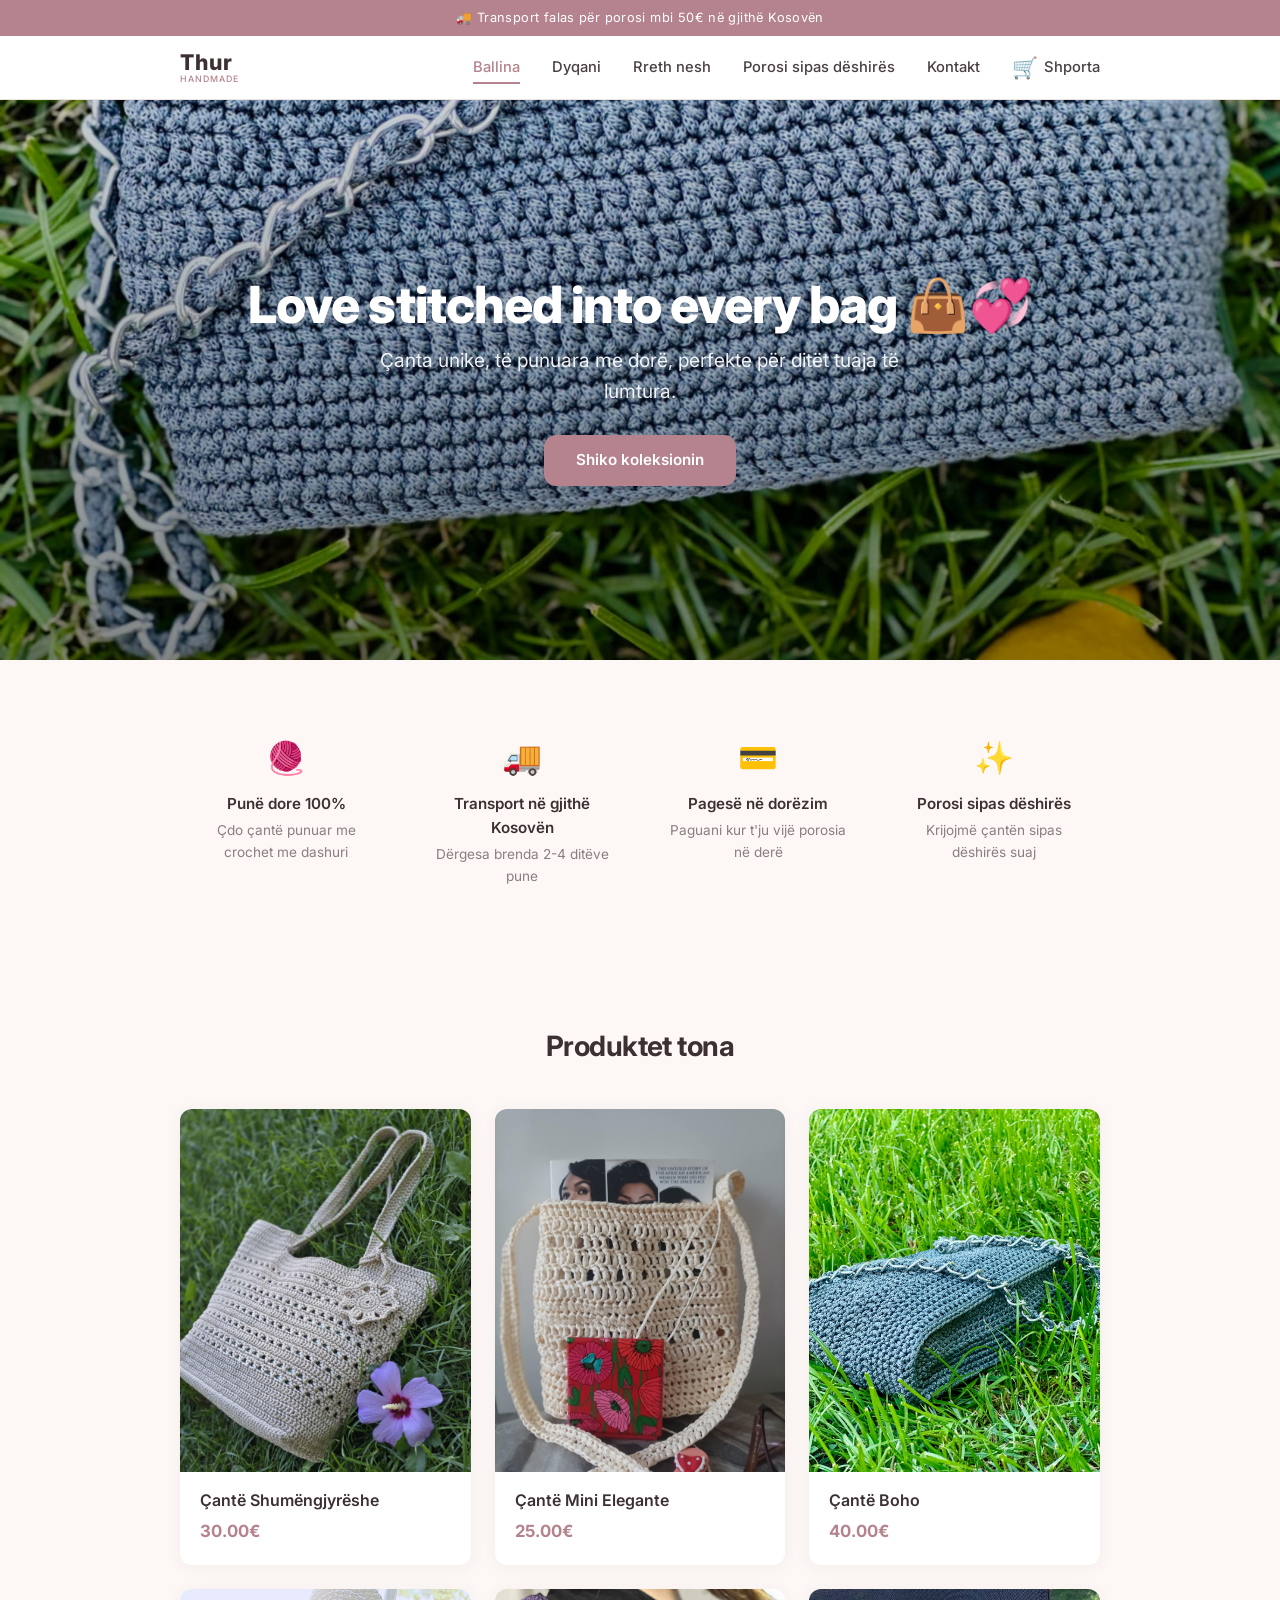
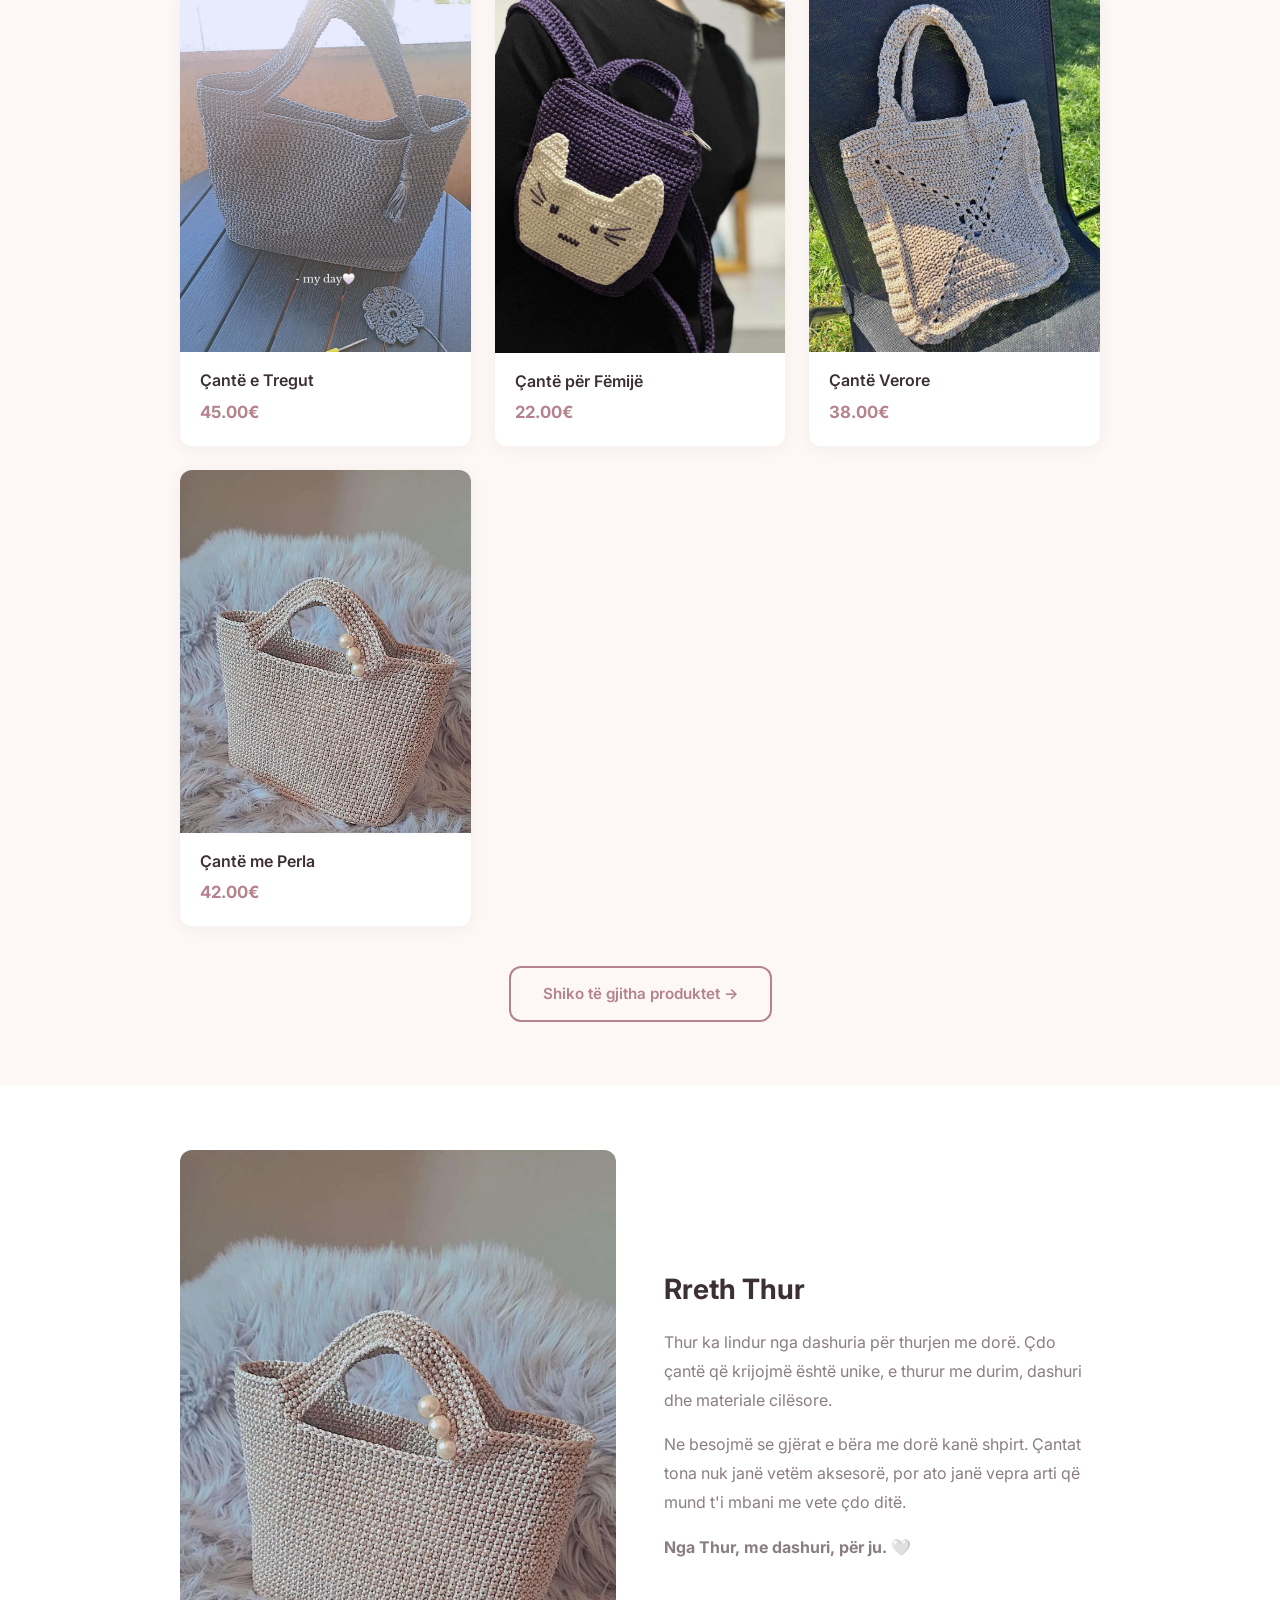
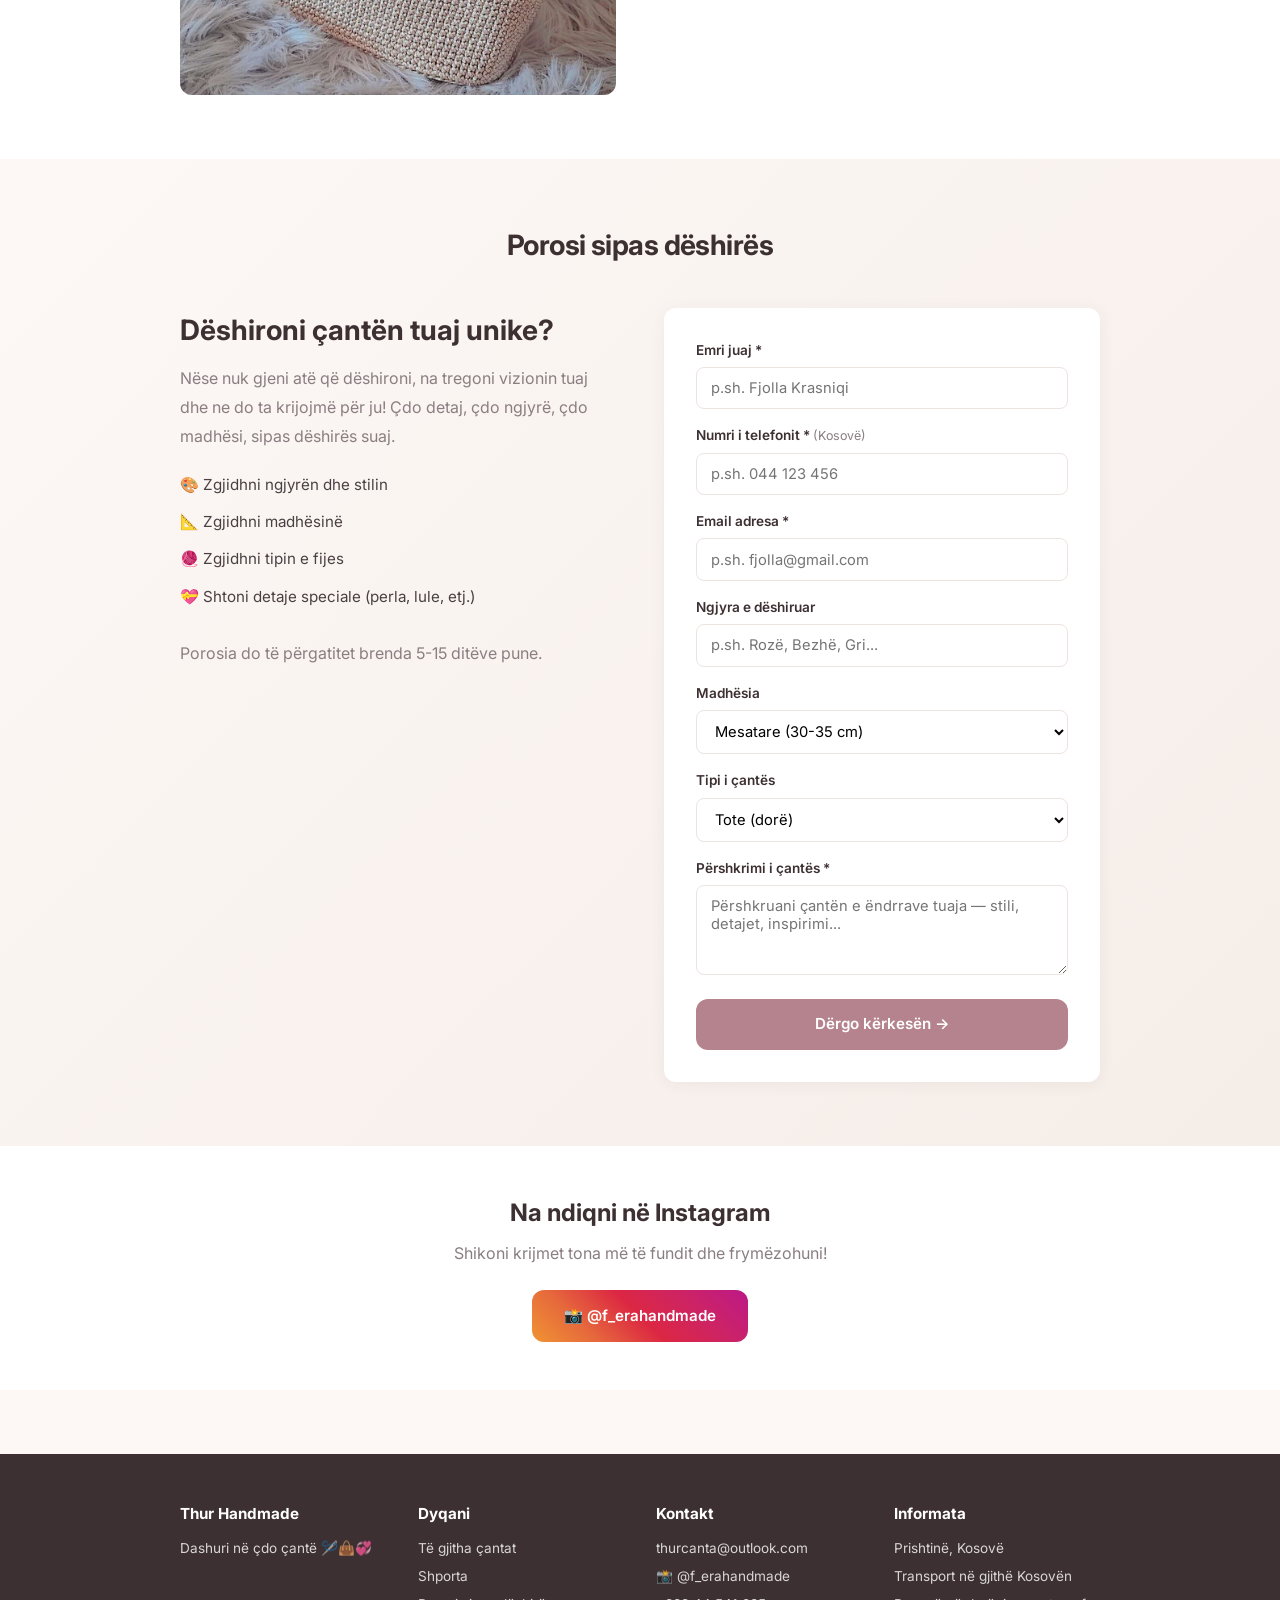
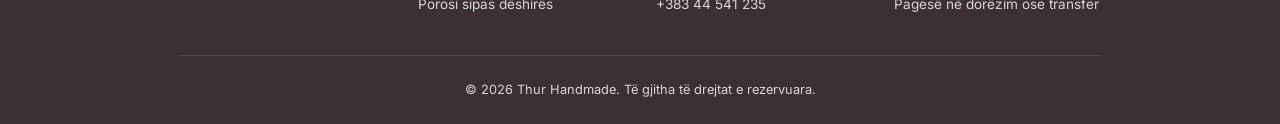
<file: index.html>
<!DOCTYPE html>
<html lang="sq">
<head>
  <meta charset="UTF-8">
  <meta name="viewport" content="width=device-width, initial-scale=1.0">
  <title>Thur - Çanta të punuara me dorë</title>
  <meta name="description" content="Dashuri në çdo çantë 🪡👜💞 Çanta të punuara me dorë, të krijuara me dashuri në Kosovë. Blini online me transport në gjithë Kosovën.">
  <link rel="preconnect" href="https://fonts.googleapis.com">
  <link rel="preconnect" href="https://fonts.gstatic.com" crossorigin>
  <link href="https://fonts.googleapis.com/css2?family=Inter:wght@400;500;600;700;800&display=swap" rel="stylesheet">
  <link rel="stylesheet" href="css/style.css">
</head>
<body data-page="home">

  <div id="site-header"></div>

  <!-- Hero -->
  <section class="hero">
    <img src="img/bag3-5.jpeg" alt="Koleksioni Thur" class="hero-bg">
    <div class="hero-content">
      <h1>Love stitched into every bag 👜💞</h1> 
      <!-- <h1>E thurur me dashuri 🪡👜💞</h1>-->
      <p>Çanta unike, të punuara me dorë, perfekte për ditët tuaja të lumtura.</p>
      <a href="dyqani.html" class="btn btn-primary">Shiko koleksionin</a>
    </div>
  </section>

  <!-- Veçoritë -->
  <section class="container">
    <div class="features-strip">
      <div class="feature-item">
        <div class="feature-icon">🧶</div>
        <h3>Punë dore 100%</h3>
        <p>Çdo çantë punuar me crochet me dashuri</p>
      </div>
      <div class="feature-item">
        <div class="feature-icon">🚚</div>
        <h3>Transport në gjithë Kosovën</h3>
        <p>Dërgesa brenda 2-4 ditëve pune</p>
      </div>
      <div class="feature-item">
        <div class="feature-icon">💳</div>
        <h3>Pagesë në dorëzim</h3>
        <p>Paguani kur t'ju vijë porosia në derë</p>
      </div>
      <div class="feature-item">
        <div class="feature-icon">✨</div>
        <h3>Porosi sipas dëshirës</h3>
        <p>Krijojmë çantën sipas dëshirës suaj</p>
      </div>
    </div>
  </section>

  <!-- Produktet e zgjedhura -->
  <section class="products-section">
    <div class="container">
      <h2 class="section-title">Produktet tona</h2>
      <div class="product-grid" id="featured-products"></div>
      <div style="text-align:center; margin-top:2.5rem;">
        <a href="dyqani.html" class="btn btn-outline">Shiko të gjitha produktet -></a>
      </div>
    </div>
  </section>

  <!-- Rreth nesh -->
  <section class="story-section" id="story">
    <div class="container">
      <div class="story-grid">
        <img src="img/bag8-1.jpeg" alt="Punë dore Thur" loading="lazy">
        <div class="story-text">
          <h2>Rreth Thur</h2>
          <p>Thur ka lindur nga dashuria për thurjen me dorë. Çdo çantë që krijojmë është unike, e thurur me durim, dashuri dhe materiale cilësore.</p>
          <p>Ne besojmë se gjërat e bëra me dorë kanë shpirt. Çantat tona nuk janë vetëm aksesorë, por ato janë vepra arti që mund t'i mbani me vete çdo ditë.</p>
          <p><strong>Nga Thur, me dashuri, për ju. 🤍</strong></p>
        </div>
      </div>
    </div>
  </section>

  <!-- Porosi sipas dëshirës -->
  <section class="custom-order-section" id="custom-order">
    <div class="container">
      <h2 class="section-title">Porosi sipas dëshirës</h2>
      <div class="custom-order-inner">
        <div class="custom-order-text">
          <h2>Dëshironi çantën tuaj unike?</h2>
          <p>Nëse nuk gjeni atë që dëshironi, na tregoni vizionin tuaj dhe ne do ta krijojmë për ju! Çdo detaj, çdo ngjyrë, çdo madhësi, sipas dëshirës suaj.</p>
          <ul>
            <li>🎨 Zgjidhni ngjyrën dhe stilin</li>
            <li>📐 Zgjidhni madhësinë</li>
            <li>🧶 Zgjidhni tipin e fijes</li>
            <li>💝 Shtoni detaje speciale (perla, lule, etj.)</li>
          </ul>
          <p>Porosia do të përgatitet brenda 5-15 ditëve pune.</p>
        </div>
        <div class="custom-order-form" id="custom-form-wrap">
          <form id="custom-order-form">
            <div class="form-group">
              <label for="co-name">Emri juaj *</label>
              <input type="text" id="co-name" name="name" required placeholder="p.sh. Fjolla Krasniqi">
            </div>
            <div class="form-group">
              <label for="co-phone">Numri i telefonit * <small>(Kosovë)</small></label>
              <input type="tel" id="co-phone" name="phone" required placeholder="p.sh. 044 123 456">
              <span class="field-error" id="co-phone-error"></span>
            </div>
            <div class="form-group">
              <label for="co-email">Email adresa *</label>
              <input type="email" id="co-email" name="email" required placeholder="p.sh. fjolla@gmail.com">
              <span class="field-error" id="co-email-error"></span>
            </div>
            <div class="form-group">
              <label for="co-color">Ngjyra e dëshiruar</label>
              <input type="text" id="co-color" name="color" placeholder="p.sh. Rozë, Bezhë, Gri...">
            </div>
            <div class="form-group">
              <label for="co-size">Madhësia</label>
              <select id="co-size" name="size">
                <option value="e vogël">E vogël (20-25 cm)</option>
                <option value="mesatare" selected>Mesatare (30-35 cm)</option>
                <option value="e madhe">E madhe (40+ cm)</option>
              </select>
            </div>
            <div class="form-group">
              <label for="co-type">Tipi i çantës</label>
              <select id="co-type" name="type">
                <option value="tote">Tote (dorë)</option>
                <option value="shpatull">Shpatull</option>
                <option value="crossbody">Crossbody</option>
                <option value="backpack">Çantë shpine</option>
                <option value="clutch">Clutch (dorëze)</option>
                <option value="tjeter">Tjetër</option>
              </select>
            </div>
            <div class="form-group">
              <label for="co-details">Përshkrimi i çantës *</label>
              <textarea id="co-details" name="details" required placeholder="Përshkruani çantën e ëndrrave tuaja — stili, detajet, inspirimi..."></textarea>
            </div>
            <button type="submit" class="btn btn-primary" style="width:100%">Dërgo kërkesën -></button>
          </form>
          <div class="custom-order-success" id="co-success">
            <div class="conf-icon">✓</div>
            <h3>Faleminderit!</h3>
            <p>Kërkesa juaj u dërgua me sukses. Do t'ju kontaktojmë brenda 24 orëve.</p>
          </div>
        </div>
      </div>
    </div>
  </section>

  <!-- Instagram CTA -->
  <section class="instagram-cta">
    <div class="container">
      <h2>Na ndiqni në Instagram</h2>
      <p>Shikoni krijmet tona më të fundit dhe frymëzohuni!</p>
      <a href="https://instagram.com/f_erahandmade" target="_blank" rel="noopener" class="btn">📸 @f_erahandmade</a>
    </div>
  </section>

  <div id="site-footer"></div>

  <script src="js/data.js"></script>
  <script src="js/components.js"></script>
  <script src="js/app.js"></script>
</body>
</html>
</file>
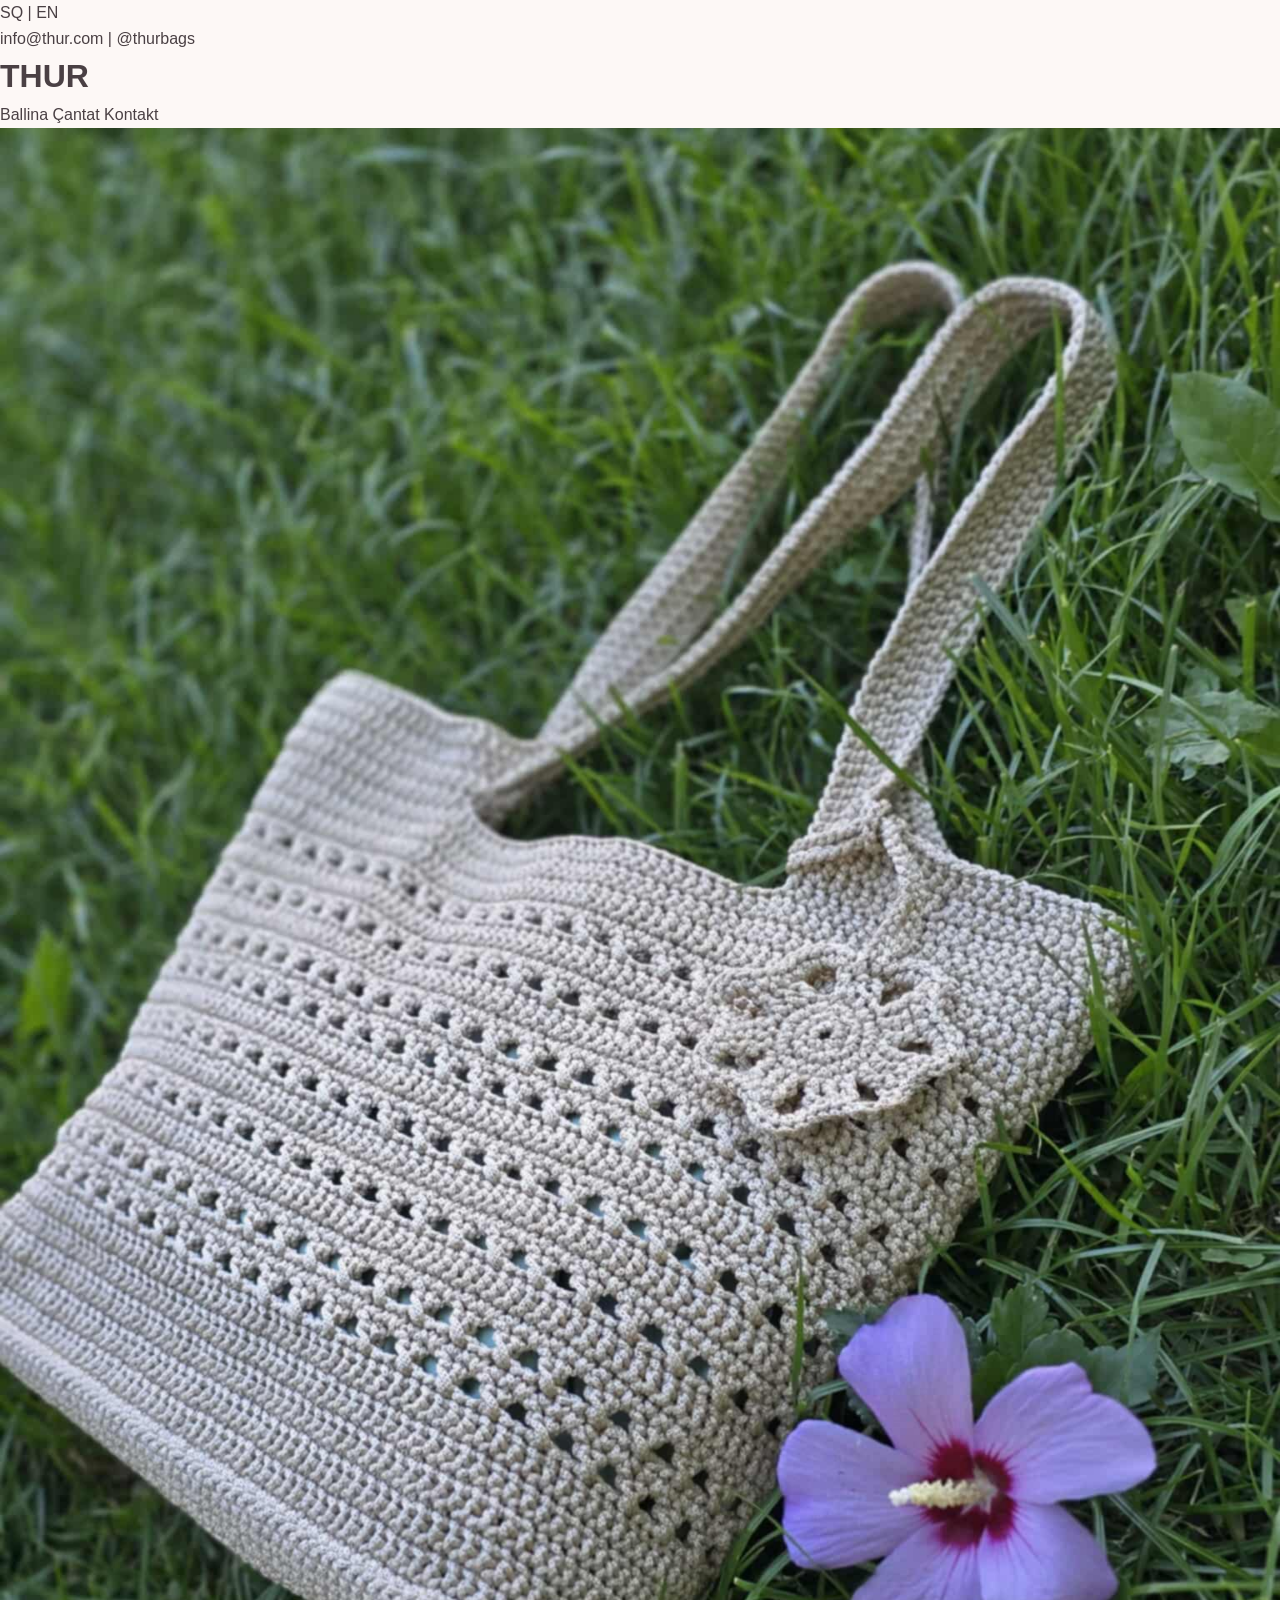
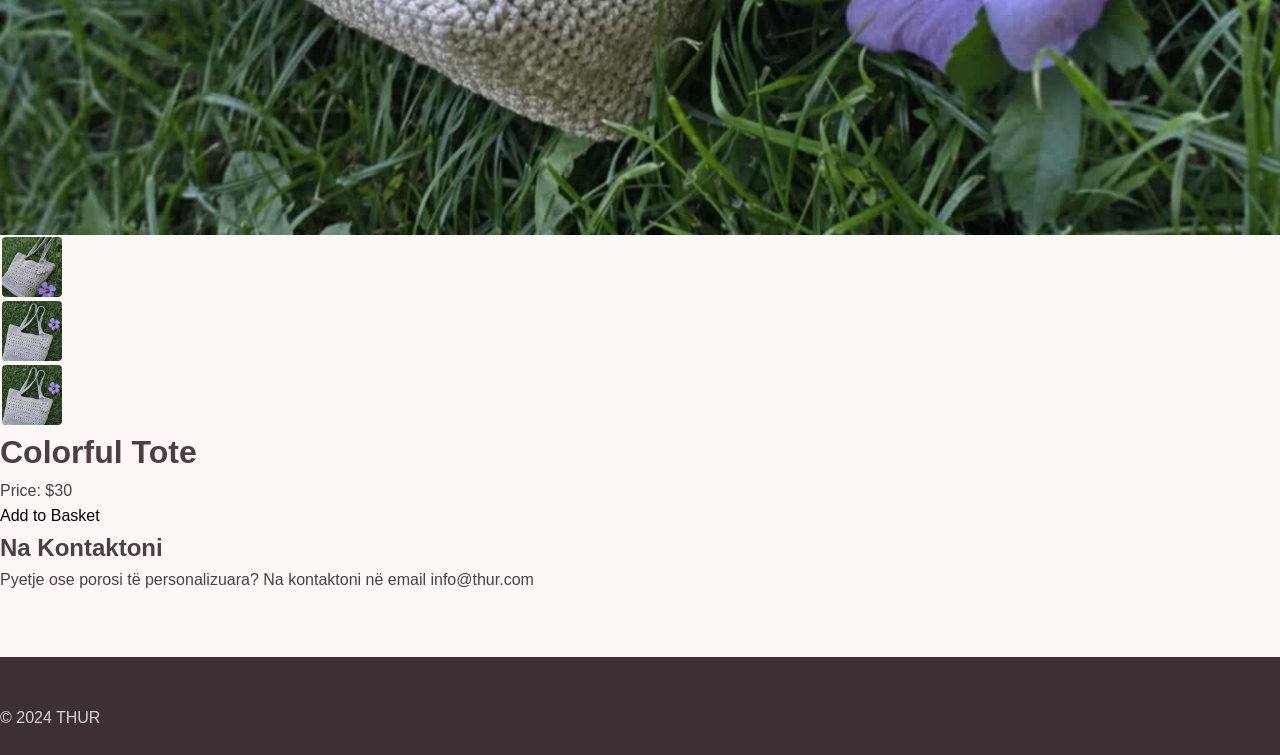
<file: bag1.html>
<!DOCTYPE html>
<html lang="en">
<head>
  <meta charset="UTF-8">
  <title>Colorful Tote – THUR</title>
  <link rel="stylesheet" href="css/style.css">
</head>
<body>
  <header class="site-header">
    <div class="topbar">
      <div class="lang-switch">
        <a href="?lang=sq">SQ</a> | <a href="?lang=en">EN</a>
      </div>
      <div class="top-contact">
        <a href="mailto:info@thur.com">info@thur.com</a> |
        <a href="https://instagram.com/thurbags" target="_blank">@thurbags</a>
      </div>
    </div>
    <div class="branding">
      <h1>THUR</h1>
      <nav class="main-nav">
        <a href="index.html" data-key="home">Ballina</a>
        <a href="index.html#bags" data-key="bags">Çantat</a>
        <a href="index.html#contact" data-key="contactNav">Kontakt</a>
      </nav>
    </div>
  </header>
  <main class="bag-detail">
    <div class="bag-images">
      <img id="mainImage" class="main-image" src="img/bag1-1.jpeg" alt="Colorful Tote">
      <div class="thumbnails">
        <img class="thumb" src="img/bag1-1.jpeg" alt="Colorful Tote">
        <img class="thumb" src="img/bag1-2.jpeg" alt="Colorful Tote">
        <img class="thumb" src="img/bag1-3.jpeg" alt="Colorful Tote">
      </div>
    </div>
    <div class="bag-info">
      <h1>Colorful Tote</h1>
      <p>Price: $30</p>
      <button class="add-to-cart">Add to Basket</button>
      <h2 data-key="sectionContactTitle">Na Kontaktoni</h2>
      <p data-key="sectionContactText">
        Pyetje ose porosi të personalizuara? Na kontaktoni në email
        <a href="mailto:info@thur.com">info@thur.com</a>
      </p>
    </div>
  </main>
  <footer class="site-footer">
    <p>&copy; 2024 THUR</p>
  </footer>
  <script>
    document.querySelectorAll('.thumb').forEach(img => {
      img.addEventListener('click', () => {
        document.getElementById('mainImage').src = img.src;
      });
    });
  </script>
</body>
</html>
</file>
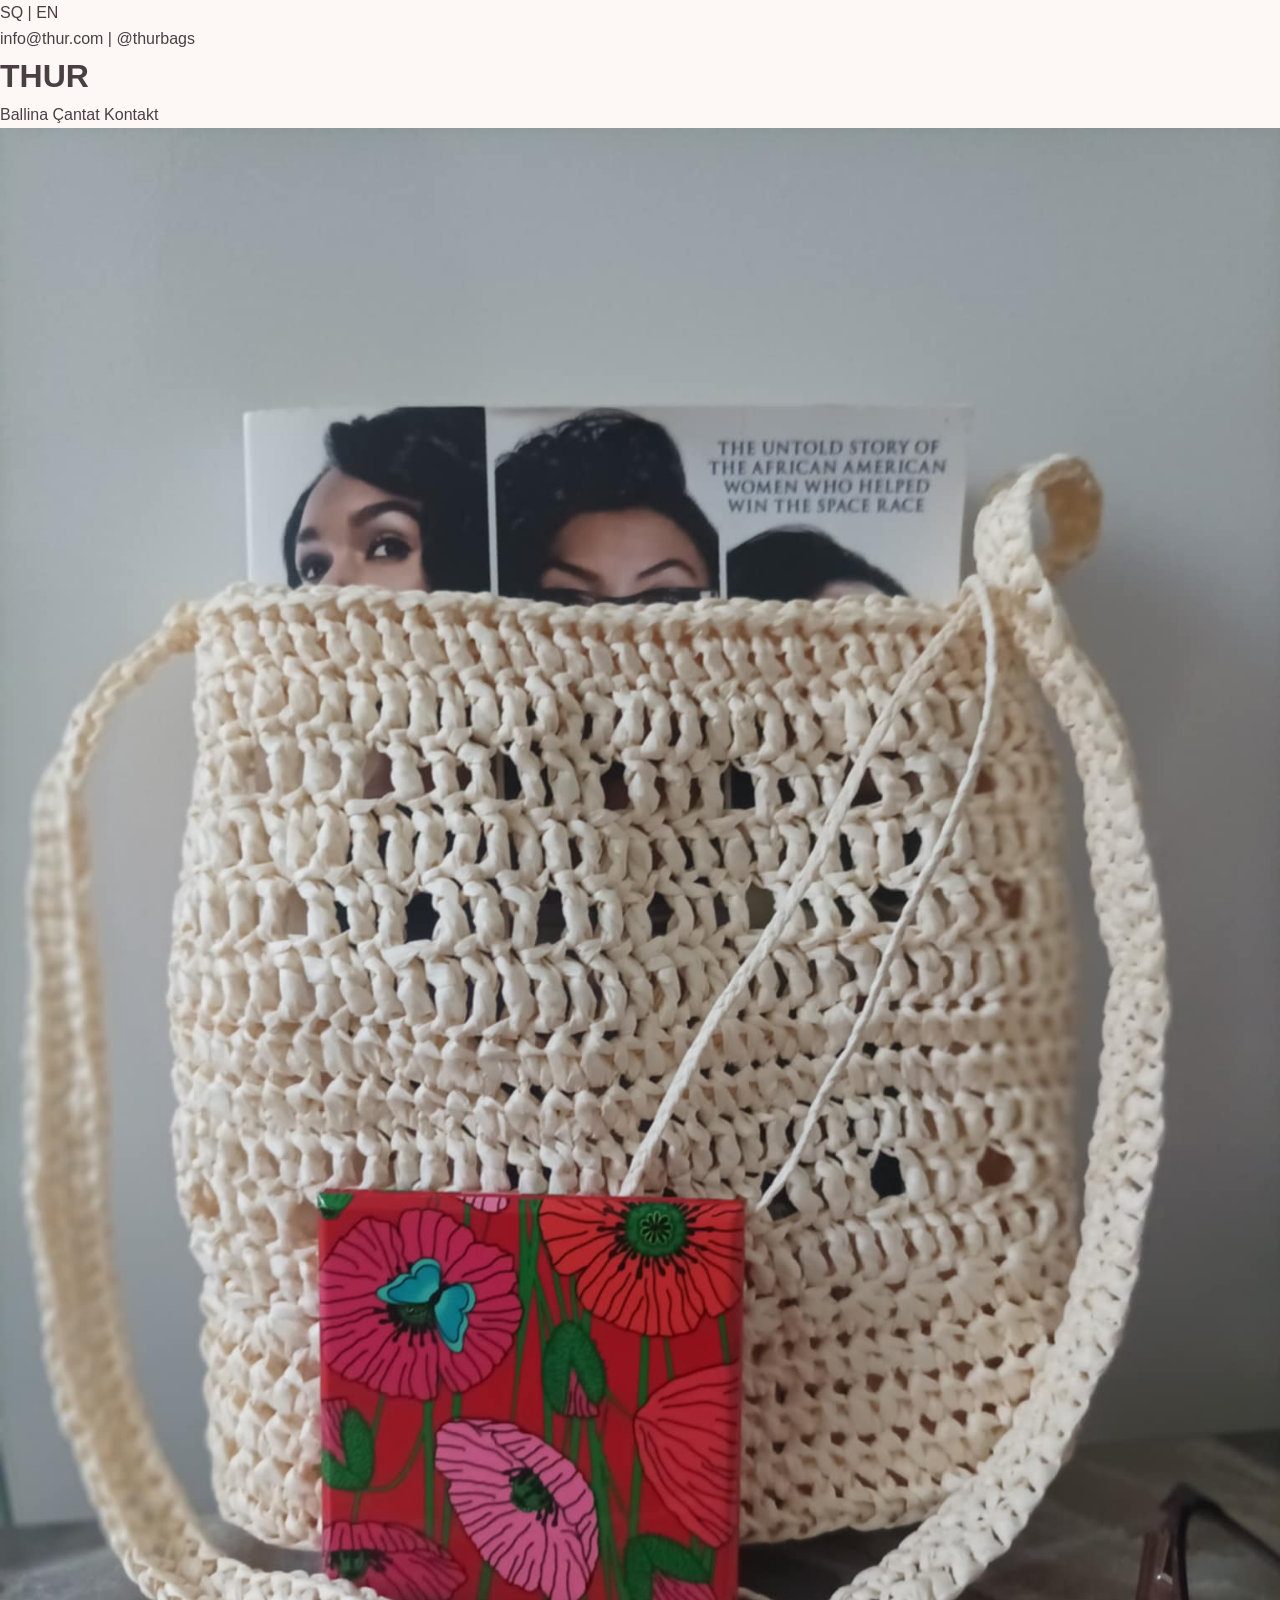
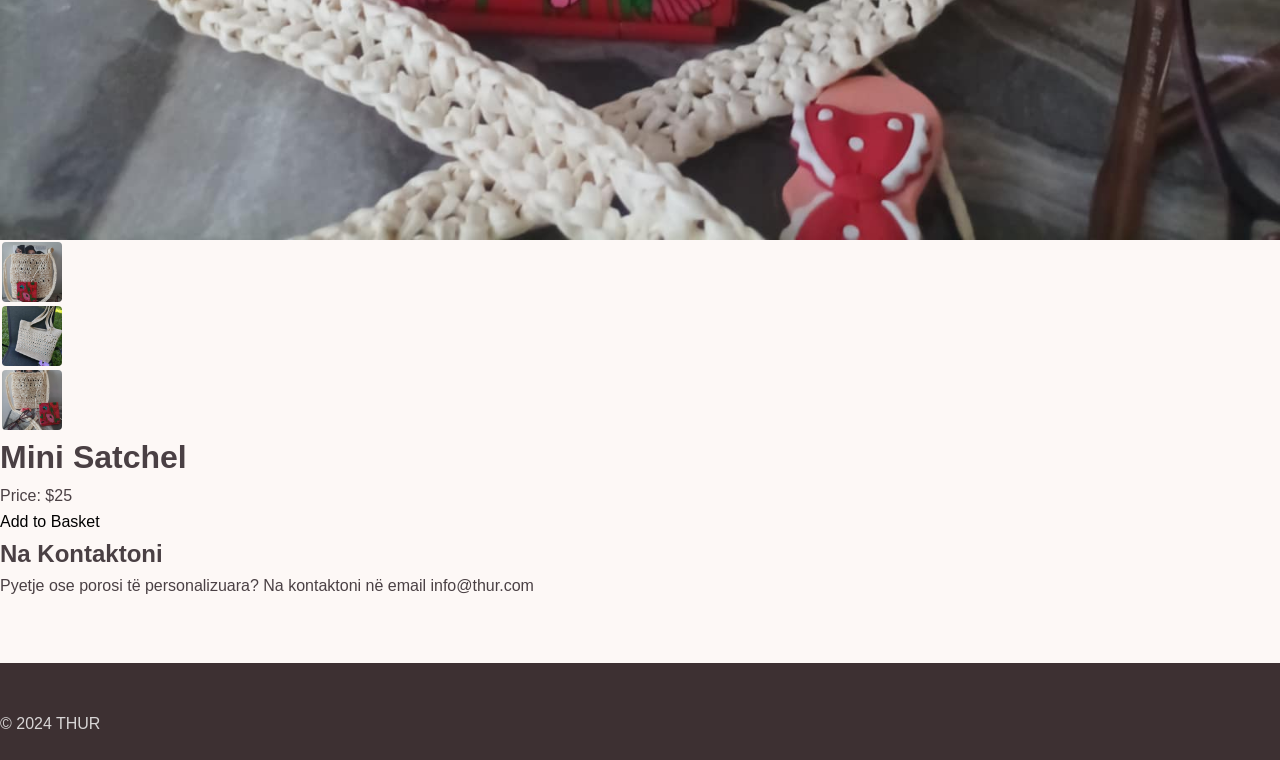
<file: bag2.html>
<!DOCTYPE html>
<html lang="sq">
<head>
  <meta charset="UTF-8">
  <title>Mini Satchel – THUR</title>
  <link rel="stylesheet" href="css/style.css">
</head>
<body>
  <header class="site-header">
    <div class="topbar">
      <div class="lang-switch">
        <a href="?lang=sq">SQ</a> | <a href="?lang=en">EN</a>
      </div>
      <div class="top-contact">
        <a href="mailto:info@thur.com">info@thur.com</a> |
        <a href="https://instagram.com/thurbags" target="_blank">@thurbags</a>
      </div>
    </div>
    <div class="branding">
      <h1>THUR</h1>
      <nav class="main-nav">
        <a href="index.html" data-key="home">Ballina</a>
        <a href="index.html#bags" data-key="bags">Çantat</a>
        <a href="index.html#contact" data-key="contactNav">Kontakt</a>
      </nav>
    </div>
  </header>

  <main class="bag-detail">
    <div class="bag-images">
      <img id="mainImage" class="main-image" src="img/bag2-1.jpeg" alt="Mini Satchel">
      <div class="thumbnails">
        <img class="thumb" src="img/bag2-1.jpeg" alt="Mini Satchel">
        <img class="thumb" src="img/bag2-2.jpeg" alt="Mini Satchel">
        <img class="thumb" src="img/bag2-3.jpeg" alt="Mini Satchel">
      </div>
    </div>
    <div class="bag-info">
      <h1>Mini Satchel</h1>
      <p>Price: $25</p>
      <button class="add-to-cart">Add to Basket</button>
      <h2 data-key="sectionContactTitle">Na Kontaktoni</h2>
      <p data-key="sectionContactText">
        Pyetje ose porosi të personalizuara? Na kontaktoni në email
        <a href="mailto:info@thur.com">info@thur.com</a>
      </p>
    </div>
  </main>

  <footer class="site-footer">
    <p>&copy; 2024 THUR</p>
  </footer>

  <script>
    document.querySelectorAll('.thumb').forEach(img => {
      img.addEventListener('click', () => {
        document.getElementById('mainImage').src = img.src;
      });
    });
  </script>
</body>
</html>
</file>
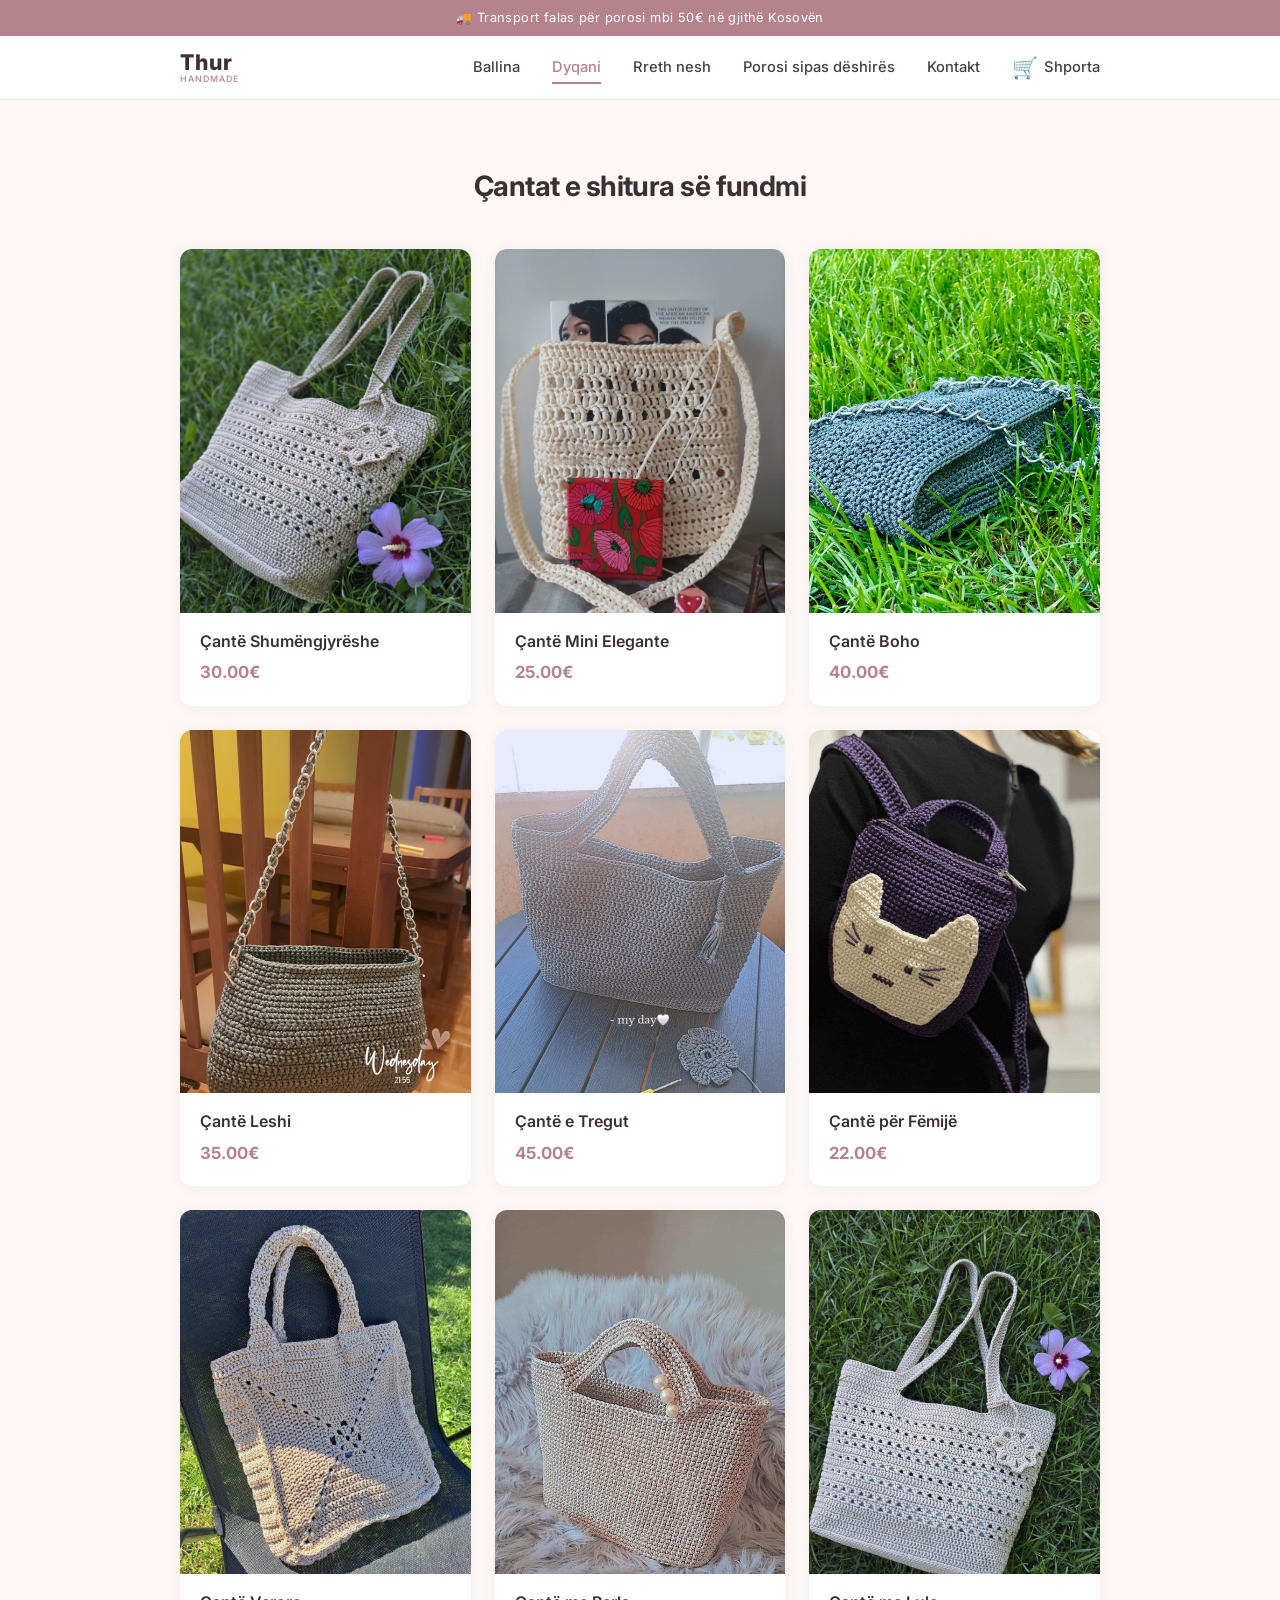
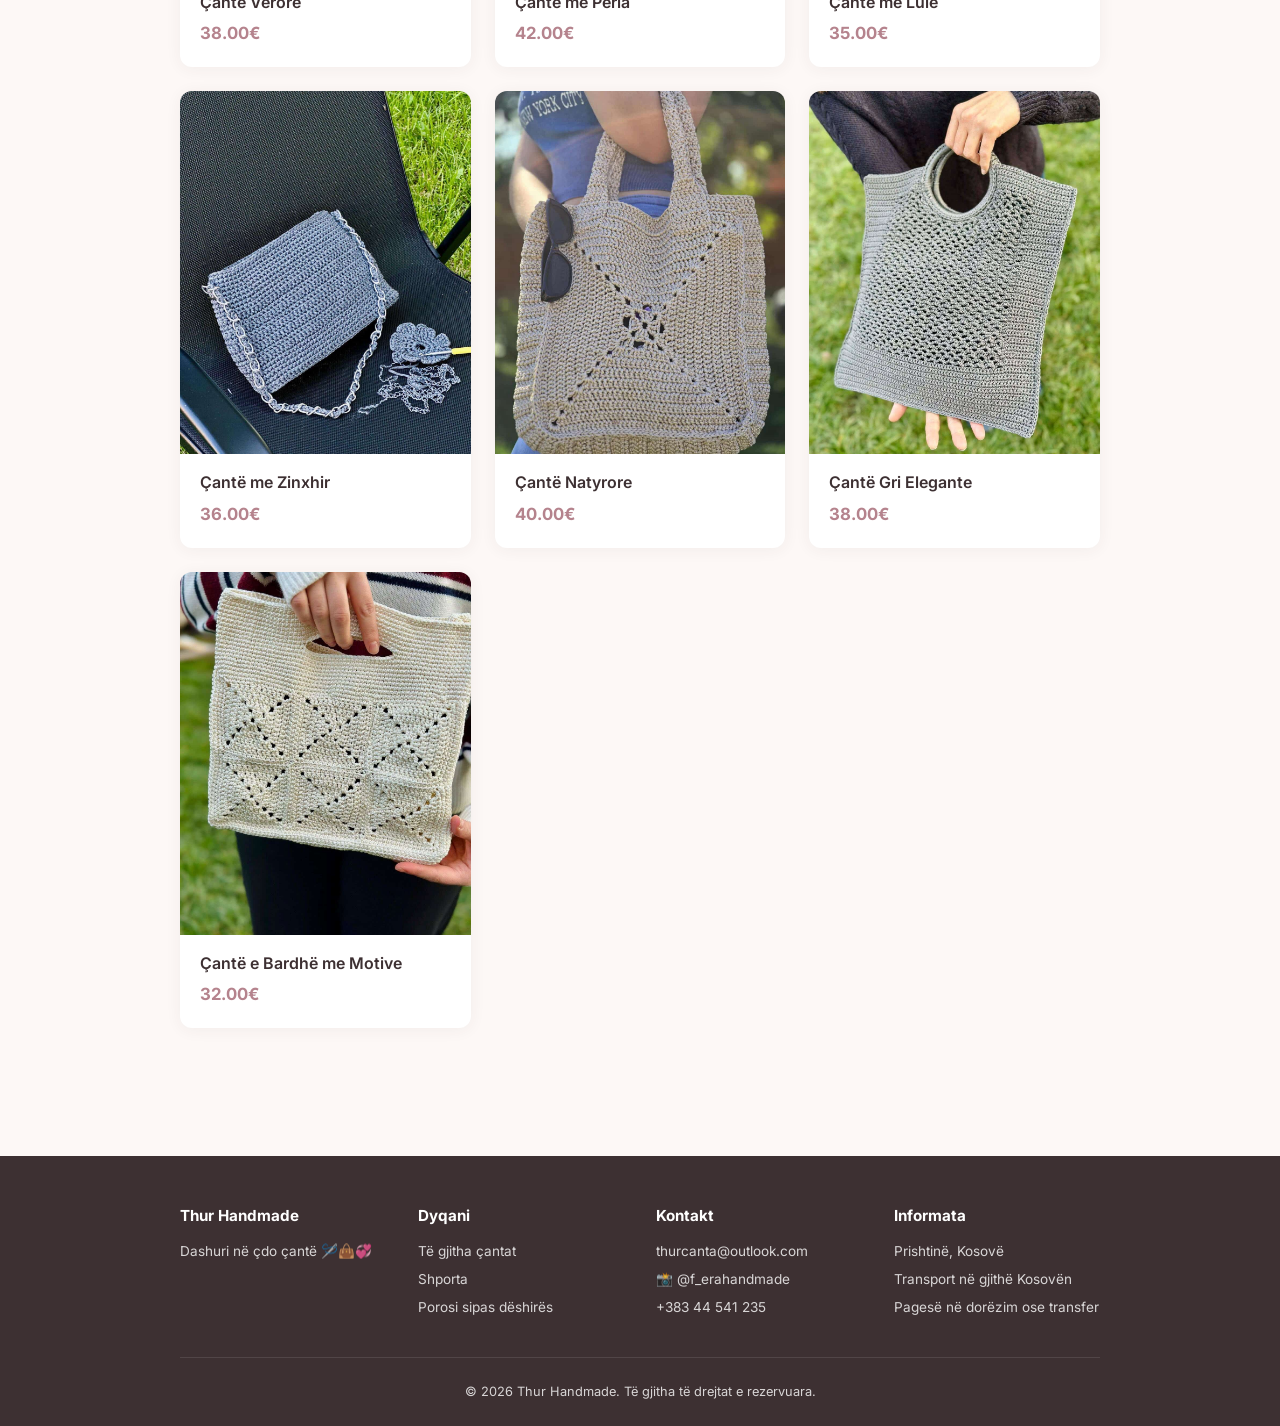
<file: dyqani.html>
<!DOCTYPE html>
<html lang="sq">
<head>
  <meta charset="UTF-8">
  <meta name="viewport" content="width=device-width, initial-scale=1.0">
  <title>Dyqani – Thur Handmade</title>
  <meta name="description" content="Shikoni koleksionin tonë të çantave të punuara me dorë (crochet). Blini online me transport në gjithë Kosovën.">
  <link rel="preconnect" href="https://fonts.googleapis.com">
  <link rel="preconnect" href="https://fonts.gstatic.com" crossorigin>
  <link href="https://fonts.googleapis.com/css2?family=Inter:wght@400;500;600;700;800&display=swap" rel="stylesheet">
  <link rel="stylesheet" href="css/style.css">
</head>
<body data-page="shop">

  <div id="site-header"></div>

  <main class="products-section">
    <div class="container">
      <h1 class="section-title">Çantat e shitura së fundmi</h1>
      <div class="product-grid" id="all-products"></div>
    </div>
  </main>

  <div id="site-footer"></div>

  <script src="js/data.js"></script>
  <script src="js/components.js"></script>
  <script src="js/app.js"></script>
</body>
</html>
</file>
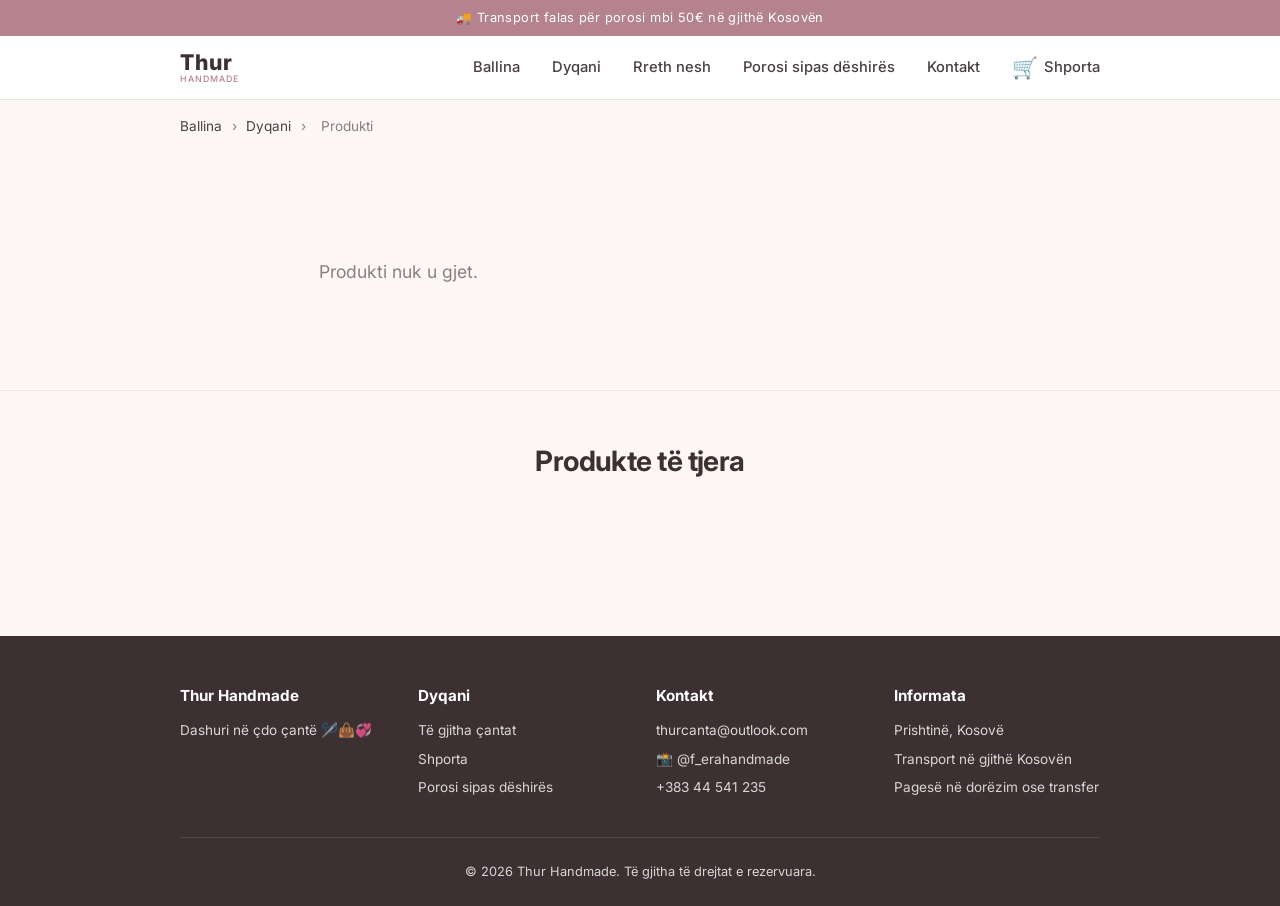
<file: produkt.html>
<!DOCTYPE html>
<html lang="sq">
<head>
  <meta charset="UTF-8">
  <meta name="viewport" content="width=device-width, initial-scale=1.0">
  <title>Produkt – Thur Handmade</title>
  <link rel="preconnect" href="https://fonts.googleapis.com">
  <link rel="preconnect" href="https://fonts.gstatic.com" crossorigin>
  <link href="https://fonts.googleapis.com/css2?family=Inter:wght@400;500;600;700;800&display=swap" rel="stylesheet">
  <link rel="stylesheet" href="css/style.css">
</head>
<body data-page="product">

  <div id="site-header"></div>

  <main>
    <div class="container">
      <!-- Breadcrumb -->
      <div class="breadcrumb">
        <a href="index.html">Ballina</a>
        <span>›</span>
        <a href="dyqani.html">Dyqani</a>
        <span>›</span>
        <span>Produkti</span>
      </div>

      <!-- Product Detail -->
      <div class="product-detail">
        <div class="pd-gallery">
          <img id="main-image" class="pd-main-img" src="" alt="">
          <div class="pd-thumbs" id="thumbs"></div>
        </div>
        <div class="pd-info">
          <h1 id="p-name"></h1>
          <p class="pd-price" id="p-price"></p>
          <p class="pd-desc" id="p-desc"></p>
          <p class="pd-details" id="p-details"></p>
          <button id="add-to-cart" class="btn btn-primary pd-add">Shto në shportë</button>
          <p class="pd-shipping-note">🚚 Transport falas për porosi mbi 50€</p>
          <p class="pd-shipping-note">💳 Pagesë në dorëzim ose transfer bankar</p>
        </div>
      </div>
    </div>

    <!-- Produkte të ngjashme -->
    <section class="related-section">
      <div class="container">
        <h2 class="section-title">Produkte të tjera</h2>
        <div class="product-grid" id="related-products"></div>
      </div>
    </section>
  </main>

  <div id="site-footer"></div>

  <script src="js/data.js"></script>
  <script src="js/components.js"></script>
  <script src="js/app.js"></script>
</body>
</html>
</file>
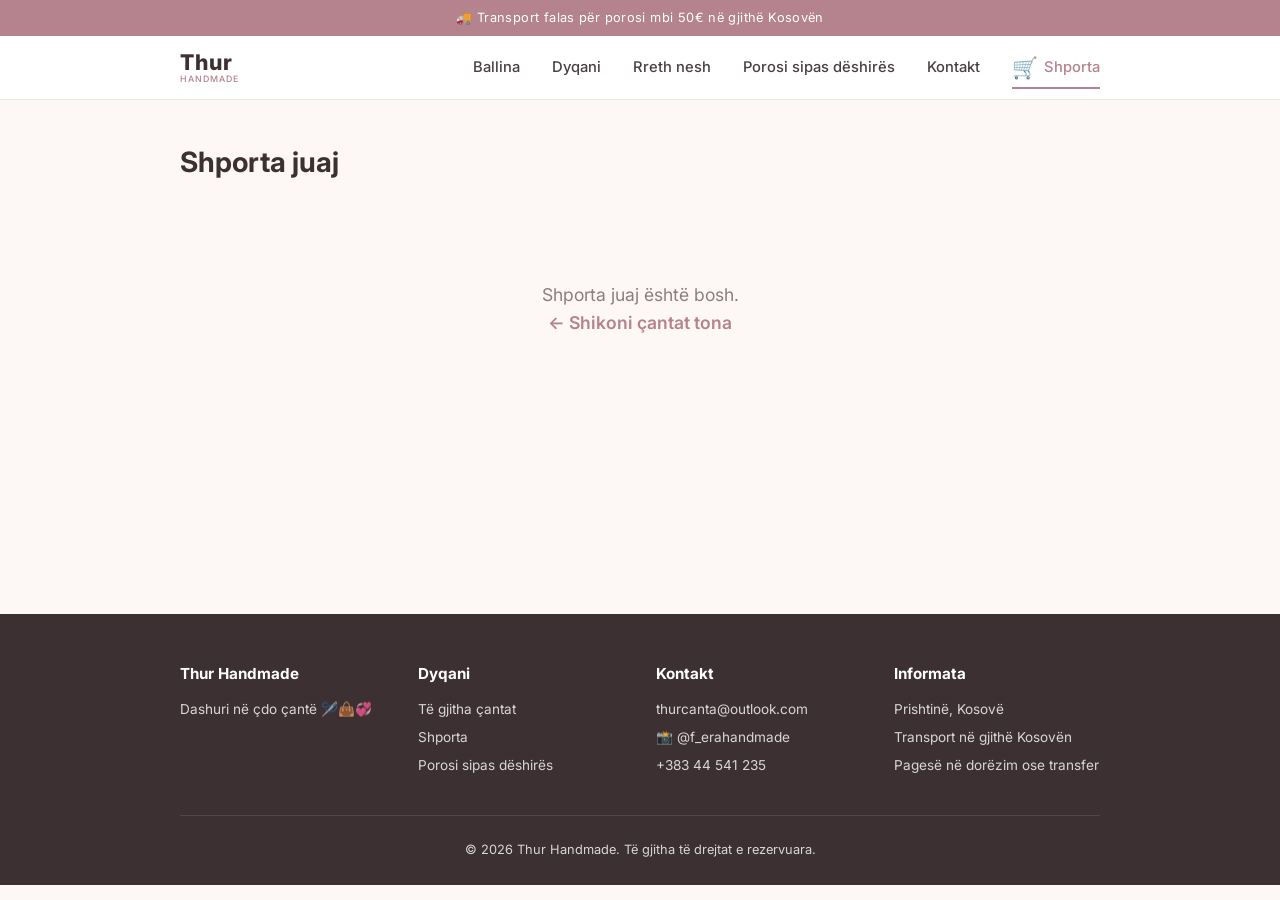
<file: shporta.html>
<!DOCTYPE html>
<html lang="sq">
<head>
  <meta charset="UTF-8">
  <meta name="viewport" content="width=device-width, initial-scale=1.0">
  <title>Shporta – Thur Handmade</title>
  <link rel="preconnect" href="https://fonts.googleapis.com">
  <link rel="preconnect" href="https://fonts.gstatic.com" crossorigin>
  <link href="https://fonts.googleapis.com/css2?family=Inter:wght@400;500;600;700;800&display=swap" rel="stylesheet">
  <link rel="stylesheet" href="css/style.css">
</head>
<body data-page="cart">

  <div id="site-header"></div>

  <main class="cart-page">
    <div class="container">
      <h1>Shporta juaj</h1>

      <!-- Kur shporta është bosh -->
      <div id="cart-empty" class="empty-msg" style="display:none">
        <p>Shporta juaj është bosh.</p>
        <p><a href="dyqani.html"> <- Shikoni çantat tona</a></p>
      </div>

      <!-- Përmbajtja e shportës -->
      <div id="cart-content">
        <div id="cart-items"></div>

        <div class="cart-summary">
          <div class="cart-summary-row">
            <span>Nëntotali</span>
            <span id="c-subtotal">0.00€</span>
          </div>
          <div class="cart-summary-row">
            <span>Transporti</span>
            <span id="c-shipping">0.00€</span>
          </div>
          <div class="cart-summary-row total">
            <span>Totali</span>
            <span id="c-total">0.00€</span>
          </div>
          <div class="cart-actions">
            <a href="dyqani.html" class="btn btn-outline"> <- Vazhdo blerjen</a>
            <a href="porosia.html" class="btn btn-primary">Përfundo porosinë -></a>
          </div>
        </div>
      </div>

    </div>
  </main>

  <div id="site-footer"></div>

  <script src="js/data.js"></script>
  <script src="js/components.js"></script>
  <script src="js/app.js"></script>
</body>
</html>
</file>
<file: css/style.css>
/* ============================================================
   THUR HANDMADE — Stili kryesor
   Ndrysho ngjyrat në :root për të personalizuar temën.
   ============================================================ */

/* ── Variables ─────────────────────────────────────── */
:root {
  --clr-primary: #B5838D;
  --clr-primary-hover: #9C6B75;
  --clr-dark: #3D3032;
  --clr-text: #4A4044;
  --clr-text-light: #8A7E82;
  --clr-bg: #FDF8F6;
  --clr-white: #fff;
  --clr-border: #EDE4E0;
  --clr-accent: #E8C8B8;
  --clr-success: #6B9E7E;
  --clr-whatsapp: #25D366;
  --radius: 12px;
  --shadow: 0 2px 16px rgba(61,48,50,.06);
  --font: 'Inter', -apple-system, BlinkMacSystemFont, 'Segoe UI', Roboto, sans-serif;
  --max-w: 960px;
  --nav-h: 64px;
  --announce-h: 32px;
}

/* ── Reset ─────────────────────────────────────────── */
*, *::before, *::after { box-sizing: border-box; margin: 0; padding: 0; }
html { scroll-behavior: smooth; -webkit-text-size-adjust: 100%; }
body {
  font-family: var(--font);
  background: var(--clr-bg);
  color: var(--clr-text);
  line-height: 1.6;
  -webkit-font-smoothing: antialiased;
}
img { display: block; max-width: 100%; height: auto; }
a { color: inherit; text-decoration: none; }
button { font: inherit; cursor: pointer; border: none; background: none; }
ul, ol { list-style: none; }

/* ── Utility ───────────────────────────────────────── */
.container { width: 100%; max-width: var(--max-w); margin: 0 auto; padding: 0 1.25rem; }
.section-title {
  text-align: center;
  font-size: 1.75rem;
  font-weight: 700;
  color: var(--clr-dark);
  margin-bottom: 2.5rem;
  letter-spacing: -.02em;
}
.btn {
  display: inline-flex; align-items: center; justify-content: center;
  padding: .85rem 2rem;
  border-radius: var(--radius);
  font-weight: 600;
  font-size: .95rem;
  transition: all .2s;
  text-align: center;
}
.btn-primary { background: var(--clr-primary); color: var(--clr-white); }
.btn-primary:hover { background: var(--clr-primary-hover); transform: translateY(-1px); }
.btn-outline { border: 2px solid var(--clr-primary); color: var(--clr-primary); }
.btn-outline:hover { background: var(--clr-primary); color: var(--clr-white); }
.btn-whatsapp { background: var(--clr-whatsapp); color: var(--clr-white); }
.btn-whatsapp:hover { background: #1EB954; }
.btn.added { background: var(--clr-success); pointer-events: none; }

/* ── Announcement Bar ──────────────────────────────── */
.announce-bar {
  background: var(--clr-primary);
  color: var(--clr-white);
  text-align: center;
  padding: .5rem 1rem;
  font-size: .8rem;
  letter-spacing: .03em;
}

/* ── Navbar ────────────────────────────────────────── */
.navbar {
  position: sticky; top: var(--announce-h); z-index: 100;
  background: var(--clr-white);
  border-bottom: 1px solid var(--clr-border);
  height: var(--nav-h);
}
.navbar .container {
  display: flex; align-items: center; justify-content: space-between;
  height: 100%;
}
.nav-links {
  display: flex; gap: 2rem; align-items: center;
}
.nav-links a {
  font-weight: 500;
  font-size: .92rem;
  color: var(--clr-text);
  position: relative;
  transition: color .2s;
}
.nav-links a:hover,
.nav-links a.active { color: var(--clr-primary); }
.nav-links a::after {
  content: '';
  position: absolute; bottom: -4px; left: 0;
  width: 0; height: 2px;
  background: var(--clr-primary);
  transition: width .25s;
}
.nav-links a:hover::after,
.nav-links a.active::after { width: 100%; }

.cart-link {
  position: relative;
  display: flex; align-items: center; gap: .35rem;
  font-weight: 600;
}
.cart-icon { font-size: 1.3rem; }
.cart-badge {
  position: absolute; top: -8px; right: -12px;
  background: var(--clr-primary);
  color: var(--clr-white);
  font-size: .65rem;
  width: 18px; height: 18px;
  border-radius: 50%;
  display: none; align-items: center; justify-content: center;
  font-weight: 700;
}

/* hamburger */
.menu-toggle { display: none; flex-direction: column; gap: 5px; padding: 4px; }
.menu-toggle span {
  display: block; width: 24px; height: 2px;
  background: var(--clr-dark); transition: all .3s;
}
.menu-toggle.open span:nth-child(1) { transform: translateY(7px) rotate(45deg); }
.menu-toggle.open span:nth-child(2) { opacity: 0; }
.menu-toggle.open span:nth-child(3) { transform: translateY(-7px) rotate(-45deg); }

/* mobile cart (visible only on mobile) */
.mobile-cart { display: none; position: relative; font-size: 1.3rem; margin-left: auto; margin-right: .75rem; }

/* ── Hero ──────────────────────────────────────────── */
.hero {
  position: relative;
  height: min(70vh, 560px);
  overflow: hidden;
  display: flex; align-items: center; justify-content: center;
}
.hero img.hero-bg {
  position: absolute; inset: 0;
  width: 100%; height: 100%;
  object-fit: cover; object-position: center 65%;
}
.hero::after {
  content: ''; position: absolute; inset: 0;
  background: linear-gradient(180deg, rgba(0,0,0,.15) 0%, rgba(0,0,0,.45) 100%);
}
.hero-content {
  position: relative; z-index: 1;
  text-align: center; color: var(--clr-white);
  padding: 1.5rem;
}
.hero-content h1 {
  font-size: clamp(2rem, 5vw, 3.2rem);
  font-weight: 800;
  line-height: 1.15;
  margin-bottom: .75rem;
  letter-spacing: -.02em;
}
.hero-content p {
  font-size: clamp(1rem, 2.5vw, 1.2rem);
  opacity: .92;
  max-width: 520px;
  margin: 0 auto 1.75rem;
}

/* ── Product Grid ──────────────────────────────────── */
.products-section { padding: 4rem 0; }
.product-grid {
  display: grid;
  grid-template-columns: repeat(auto-fill, minmax(260px, 1fr));
  gap: 1.5rem;
}
.product-card {
  background: var(--clr-white);
  border-radius: var(--radius);
  overflow: hidden;
  box-shadow: var(--shadow);
  transition: transform .25s, box-shadow .25s;
}
.product-card:hover {
  transform: translateY(-4px);
  box-shadow: 0 8px 24px rgba(0,0,0,.1);
}
.product-img-wrap {
  aspect-ratio: 4/5;
  overflow: hidden;
}
.product-img-wrap img {
  width: 100%; height: 100%;
  object-fit: cover;
  transition: transform .4s;
}
.product-card:hover .product-img-wrap img { transform: scale(1.05); }
.product-card-body { padding: 1rem 1.25rem 1.25rem; }
.product-card-body h3 {
  font-size: 1rem;
  font-weight: 600;
  color: var(--clr-dark);
  margin-bottom: .3rem;
}
.product-card-body .price {
  font-size: 1.05rem;
  font-weight: 700;
  color: var(--clr-primary);
}

/* ── Brand Story ───────────────────────────────────── */
.story-section {
  padding: 4rem 0;
  background: var(--clr-white);
}
.story-grid {
  display: grid;
  grid-template-columns: 1fr 1fr;
  gap: 3rem;
  align-items: center;
}
.story-grid img {
  border-radius: var(--radius);
  width: 100%;
  aspect-ratio: 4/5;
  object-fit: cover;
}
.story-text h2 {
  font-size: 1.75rem;
  color: var(--clr-dark);
  margin-bottom: 1rem;
}
.story-text p {
  margin-bottom: 1rem;
  color: var(--clr-text-light);
  line-height: 1.8;
}

/* ── Features Strip ────────────────────────────────── */
.features-strip {
  display: grid;
  grid-template-columns: repeat(auto-fit, minmax(200px, 1fr));
  gap: 1.5rem;
  padding: 3rem 0;
  text-align: center;
}
.feature-item { padding: 1.5rem 1rem; }
.feature-icon { font-size: 2rem; margin-bottom: .5rem; }
.feature-item h3 { font-size: .95rem; font-weight: 600; color: var(--clr-dark); margin-bottom: .25rem; }
.feature-item p { font-size: .85rem; color: var(--clr-text-light); }

/* ── Product Detail ────────────────────────────────── */
.product-detail {
  display: grid;
  grid-template-columns: 1fr 1fr;
  gap: 3rem;
  padding: 2.5rem 0;
}
.pd-gallery {}
.pd-main-img {
  width: 100%;
  aspect-ratio: 1;
  object-fit: cover;
  border-radius: var(--radius);
  margin-bottom: 1rem;
}
.pd-thumbs {
  display: flex; gap: .5rem;
  overflow-x: auto;
  padding-bottom: .5rem;
}
.thumb {
  width: 64px; height: 64px;
  object-fit: cover;
  border-radius: 6px;
  border: 2px solid transparent;
  cursor: pointer;
  flex-shrink: 0;
  transition: border-color .2s;
}
.thumb:hover, .thumb.active { border-color: var(--clr-primary); }

.pd-info { display: flex; flex-direction: column; }
.pd-info h1 {
  font-size: 1.75rem;
  font-weight: 700;
  color: var(--clr-dark);
  margin-bottom: .5rem;
}
.pd-price {
  font-size: 1.5rem;
  font-weight: 700;
  color: var(--clr-primary);
  margin-bottom: 1.25rem;
}
.pd-desc {
  color: var(--clr-text-light);
  line-height: 1.8;
  margin-bottom: 1rem;
}
.pd-details {
  font-size: .9rem;
  color: var(--clr-text-light);
  padding: 1rem 0;
  border-top: 1px solid var(--clr-border);
  margin-bottom: 1.5rem;
}
.pd-add {
  width: 100%;
  padding: 1rem;
  font-size: 1.05rem;
}
.pd-shipping-note {
  margin-top: 1rem;
  font-size: .85rem;
  color: var(--clr-text-light);
}
.related-section {
  padding: 3rem 0;
  border-top: 1px solid var(--clr-border);
}

/* ── Cart Page ─────────────────────────────────────── */
.cart-page { padding: 2.5rem 0; min-height: 50vh; }
.cart-page h1 { font-size: 1.75rem; font-weight: 700; color: var(--clr-dark); margin-bottom: 2rem; }
.cart-row {
  display: flex; align-items: center; gap: 1rem;
  padding: 1.25rem 0;
  border-bottom: 1px solid var(--clr-border);
}
.cart-row img { width: 80px; height: 80px; object-fit: cover; border-radius: 8px; }
.cart-row-info { flex: 1; }
.cart-row-info h3 { font-size: .95rem; font-weight: 600; }
.cart-row-info h3 a:hover { color: var(--clr-primary); }
.cart-row-price { font-size: .85rem; color: var(--clr-text-light); }
.cart-row-qty {
  display: flex; align-items: center; gap: .5rem;
  background: var(--clr-bg); border-radius: 8px; padding: .25rem .5rem;
}
.qty-btn {
  width: 30px; height: 30px;
  display: flex; align-items: center; justify-content: center;
  font-size: 1.1rem; font-weight: 600;
  border-radius: 6px;
  transition: background .2s;
}
.qty-btn:hover { background: var(--clr-border); }
.cart-row-total { font-weight: 700; min-width: 70px; text-align: right; }
.cart-row-rm {
  font-size: 1.3rem; color: var(--clr-text-light);
  transition: color .2s;
}
.cart-row-rm:hover { color: #c0392b; }

.cart-summary {
  margin-top: 2rem;
  padding: 1.5rem;
  background: var(--clr-white);
  border-radius: var(--radius);
  box-shadow: var(--shadow);
  max-width: 380px;
  margin-left: auto;
}
.cart-summary-row {
  display: flex; justify-content: space-between;
  padding: .5rem 0;
  font-size: .95rem;
}
.cart-summary-row.total {
  border-top: 2px solid var(--clr-dark);
  margin-top: .5rem; padding-top: 1rem;
  font-size: 1.15rem; font-weight: 700;
  color: var(--clr-dark);
}
.cart-actions {
  display: flex; gap: 1rem; margin-top: 1.5rem;
  flex-wrap: wrap;
}
.cart-actions .btn { flex: 1; min-width: 160px; text-align: center; }

.empty-msg {
  text-align: center;
  padding: 4rem 1rem;
  color: var(--clr-text-light);
  font-size: 1.1rem;
}
.empty-msg a { color: var(--clr-primary); font-weight: 600; }

/* ── Checkout Page ─────────────────────────────────── */
.checkout-page { padding: 2.5rem 0; }
.checkout-page h1 { font-size: 1.75rem; font-weight: 700; color: var(--clr-dark); margin-bottom: 2rem; }
.checkout-grid {
  display: grid;
  grid-template-columns: 1.2fr .8fr;
  gap: 3rem;
  align-items: start;
}
.form-group { margin-bottom: 1.25rem; }
.form-group label {
  display: block;
  font-size: .85rem;
  font-weight: 600;
  color: var(--clr-dark);
  margin-bottom: .4rem;
}
.form-group input,
.form-group select,
.form-group textarea {
  width: 100%;
  padding: .75rem 1rem;
  border: 1px solid var(--clr-border);
  border-radius: 8px;
  font-size: .95rem;
  font-family: var(--font);
  transition: border-color .2s;
  background: var(--clr-white);
}
.form-group input:focus,
.form-group select:focus,
.form-group textarea:focus {
  outline: none;
  border-color: var(--clr-primary);
}
.form-group input.invalid,
.form-group textarea.invalid {
  border-color: #c0392b;
}
.field-error {
  display: none;
  font-size: .8rem;
  color: #c0392b;
  margin-top: .3rem;
}
.form-group label small {
  font-weight: 400;
  color: var(--clr-text-light);
  font-size: .78rem;
}
.form-group textarea { resize: vertical; min-height: 80px; }

.form-section-title {
  font-size: 1.1rem;
  font-weight: 700;
  color: var(--clr-dark);
  margin: 1.5rem 0 1rem;
  padding-bottom: .5rem;
  border-bottom: 1px solid var(--clr-border);
}
.payment-options { display: flex; flex-direction: column; gap: .75rem; margin-bottom: 1rem; }
.payment-option {
  display: flex; align-items: center; gap: .75rem;
  padding: 1rem;
  border: 2px solid var(--clr-border);
  border-radius: 8px;
  cursor: pointer;
  transition: border-color .2s;
}
.payment-option:has(input:checked) { border-color: var(--clr-primary); background: rgba(198,123,92,.05); }
.payment-option input[type="radio"] { accent-color: var(--clr-primary); }
.payment-label strong { display: block; font-size: .95rem; }
.payment-label span { font-size: .82rem; color: var(--clr-text-light); }

.bank-details {
  display: none;
  background: #FFF8F5;
  padding: 1.25rem;
  border-radius: 8px;
  margin-bottom: 1rem;
  font-size: .9rem;
  border-left: 3px solid var(--clr-primary);
}
.bank-details p { margin-bottom: .25rem; }

.order-summary-card {
  background: var(--clr-white);
  border-radius: var(--radius);
  box-shadow: var(--shadow);
  padding: 1.75rem;
  position: sticky;
  top: calc(var(--nav-h) + 1.5rem);
}
.order-summary-card h2 {
  font-size: 1.15rem;
  font-weight: 700;
  color: var(--clr-dark);
  margin-bottom: 1rem;
}
.sum-row {
  display: flex; justify-content: space-between;
  padding: .5rem 0;
  font-size: .9rem;
}
.sum-row.muted { color: var(--clr-text-light); }
.sum-total {
  display: flex; justify-content: space-between;
  border-top: 2px solid var(--clr-dark);
  margin-top: .5rem; padding-top: .75rem;
  font-size: 1.1rem; font-weight: 700;
  color: var(--clr-dark);
}

/* ── Confirmation ──────────────────────────────────── */
.confirmation {
  text-align: center;
  max-width: 540px;
  margin: 3rem auto;
  padding: 2rem 1.5rem;
}
.conf-icon {
  width: 64px; height: 64px;
  background: var(--clr-success);
  color: var(--clr-white);
  font-size: 2rem;
  border-radius: 50%;
  display: flex; align-items: center; justify-content: center;
  margin: 0 auto 1.5rem;
}
.confirmation h1 { font-size: 1.5rem; color: var(--clr-dark); margin-bottom: .5rem; }
.conf-order { font-size: 1.1rem; margin-bottom: 1rem; }
.conf-bank {
  background: #FFF8F5;
  padding: 1.25rem;
  border-radius: 8px;
  margin: 1.5rem 0;
  text-align: left;
  border-left: 3px solid var(--clr-primary);
}
.conf-bank h3 { margin-bottom: .5rem; }
.conf-bank p { margin-bottom: .25rem; }
.conf-ref { margin-top: .75rem; color: var(--clr-primary); }
.conf-sent-status {
  background: #f0faf0;
  border: 1px solid #a8d5a8;
  border-radius: var(--radius);
  padding: 1rem 1.25rem;
  margin: 1rem 0;
  text-align: left;
}
.conf-sent-status p { margin: .35rem 0; font-size: .9rem; }
.conf-actions { display: flex; gap: 1rem; justify-content: center; margin-top: 1.5rem; flex-wrap: wrap; }
.conf-note { margin-top: 2rem; font-size: .85rem; color: var(--clr-text-light); }

/* ── Footer ────────────────────────────────────────── */
.site-footer {
  background: var(--clr-dark);
  color: rgba(255,255,255,.8);
  padding: 3rem 0 1.5rem;
  margin-top: 4rem;
}
.footer-grid {
  display: grid;
  grid-template-columns: repeat(auto-fit, minmax(180px, 1fr));
  gap: 2rem;
  margin-bottom: 2rem;
}
.footer-col h3 {
  color: var(--clr-white);
  font-size: .95rem;
  font-weight: 700;
  margin-bottom: .75rem;
}
.footer-col p, .footer-col a {
  font-size: .85rem;
  display: block;
  margin-bottom: .4rem;
  transition: color .2s;
}
.footer-col a:hover { color: var(--clr-primary); }
.footer-bottom {
  text-align: center;
  padding-top: 1.5rem;
  border-top: 1px solid rgba(255,255,255,.1);
  font-size: .8rem;
}

/* ── Breadcrumb ────────────────────────────────────── */
.breadcrumb {
  padding: 1rem 0;
  font-size: .85rem;
  color: var(--clr-text-light);
}
.breadcrumb a { color: var(--clr-text); }
.breadcrumb a:hover { color: var(--clr-primary); }
.breadcrumb span { margin: 0 .35rem; }

/* ── Custom Order Section ──────────────────────────── */
.custom-order-section {
  padding: 4rem 0;
  background: linear-gradient(135deg, #FDF8F6 0%, #F5EDE8 100%);
}
.custom-order-inner {
  display: grid;
  grid-template-columns: 1fr 1fr;
  gap: 3rem;
  align-items: start;
}
.custom-order-text h2 {
  font-size: 1.75rem;
  color: var(--clr-dark);
  margin-bottom: .75rem;
}
.custom-order-text p {
  color: var(--clr-text-light);
  line-height: 1.8;
  margin-bottom: 1rem;
}
.custom-order-text ul {
  margin-bottom: 1.5rem;
  padding-left: 0;
}
.custom-order-text li {
  padding: .4rem 0;
  color: var(--clr-text);
  font-size: .95rem;
}
.custom-order-text li::before { margin-right: .5rem; }
.custom-order-form {
  background: var(--clr-white);
  padding: 2rem;
  border-radius: var(--radius);
  box-shadow: var(--shadow);
}
.custom-order-form .form-group { margin-bottom: 1rem; }
.custom-order-form .form-group label {
  display: block;
  font-size: .85rem;
  font-weight: 600;
  color: var(--clr-dark);
  margin-bottom: .35rem;
}
.custom-order-form .form-group input,
.custom-order-form .form-group select,
.custom-order-form .form-group textarea {
  width: 100%;
  padding: .7rem .9rem;
  border: 1px solid var(--clr-border);
  border-radius: 8px;
  font-size: .92rem;
  font-family: var(--font);
  transition: border-color .2s;
  background: var(--clr-white);
}
.custom-order-form .form-group input:focus,
.custom-order-form .form-group select:focus,
.custom-order-form .form-group textarea:focus {
  outline: none;
  border-color: var(--clr-primary);
}
.custom-order-form textarea { resize: vertical; min-height: 90px; }
.custom-order-success {
  display: none;
  text-align: center;
  padding: 2rem 1rem;
}
.custom-order-success.show { display: block; }
.custom-order-success .conf-icon {
  width: 56px; height: 56px;
  background: var(--clr-success);
  color: var(--clr-white);
  font-size: 1.5rem;
  border-radius: 50%;
  display: flex; align-items: center; justify-content: center;
  margin: 0 auto 1rem;
}

/* ── Instagram CTA ─────────────────────────────────── */
.instagram-cta {
  text-align: center;
  padding: 3rem 0;
  background: var(--clr-white);
}
.instagram-cta h2 {
  font-size: 1.5rem;
  color: var(--clr-dark);
  margin-bottom: .5rem;
}
.instagram-cta p {
  color: var(--clr-text-light);
  margin-bottom: 1.5rem;
}
.instagram-cta .btn {
  background: linear-gradient(45deg, #f09433, #e6683c, #dc2743, #cc2366, #bc1888);
  color: var(--clr-white);
  border: none;
}
.instagram-cta .btn:hover { opacity: .9; transform: translateY(-1px); }

/* ── Logo text ─────────────────────────────────────── */
.nav-logo {
  font-size: 1.35rem;
  font-weight: 800;
  letter-spacing: .04em;
  color: var(--clr-dark);
  line-height: 1;
}
.nav-logo small {
  display: block;
  font-size: .55rem;
  font-weight: 500;
  letter-spacing: .12em;
  text-transform: uppercase;
  color: var(--clr-primary);
  margin-top: 1px;
}

/* ── Responsive ────────────────────────────────────── */
@media (max-width: 768px) {
  .menu-toggle { display: flex; }
  .mobile-cart { display: flex; align-items: center; }
  .nav-links .cart-link { /* still show in expanded menu */ }
  .nav-links {
    position: fixed; top: calc(var(--announce-h) + var(--nav-h)); left: 0; right: 0;
    background: var(--clr-white);
    flex-direction: column;
    align-items: stretch;
    gap: 0;
    padding: 0;
    max-height: 0; overflow: hidden;
    transition: max-height .35s ease;
    border-bottom: 1px solid var(--clr-border);
    box-shadow: 0 4px 12px rgba(0,0,0,.08);
  }
  .nav-links.open { max-height: 420px; }
  .nav-links a {
    padding: 1rem 1.5rem;
    border-bottom: 1px solid var(--clr-border);
    font-size: 1rem;
  }
  .nav-links a::after { display: none; }

  .hero { height: min(55vh, 420px); }
  .hero-content h1 { font-size: 1.75rem; }

  .story-grid { grid-template-columns: 1fr; }
  .story-grid img { max-height: 300px; }

  .product-detail { grid-template-columns: 1fr; gap: 1.5rem; }
  .pd-info h1 { font-size: 1.35rem; }
  .pd-price { font-size: 1.25rem; }

  .cart-row { flex-wrap: wrap; }
  .cart-row img { width: 64px; height: 64px; }
  .cart-row-total { width: 100%; text-align: right; }
  .cart-summary { max-width: 100%; }

  .checkout-grid { grid-template-columns: 1fr; }
  .order-summary-card { position: static; }

  .product-grid { grid-template-columns: repeat(2, 1fr); gap: 1rem; }
  .product-card-body { padding: .75rem; }
  .product-card-body h3 { font-size: .88rem; }

  .footer-grid { grid-template-columns: 1fr 1fr; }

  .custom-order-inner { grid-template-columns: 1fr; }
}

@media (max-width: 420px) {
  .product-grid { grid-template-columns: 1fr; }
  .cart-actions { flex-direction: column; }
  .conf-actions { flex-direction: column; }
}
</file>
